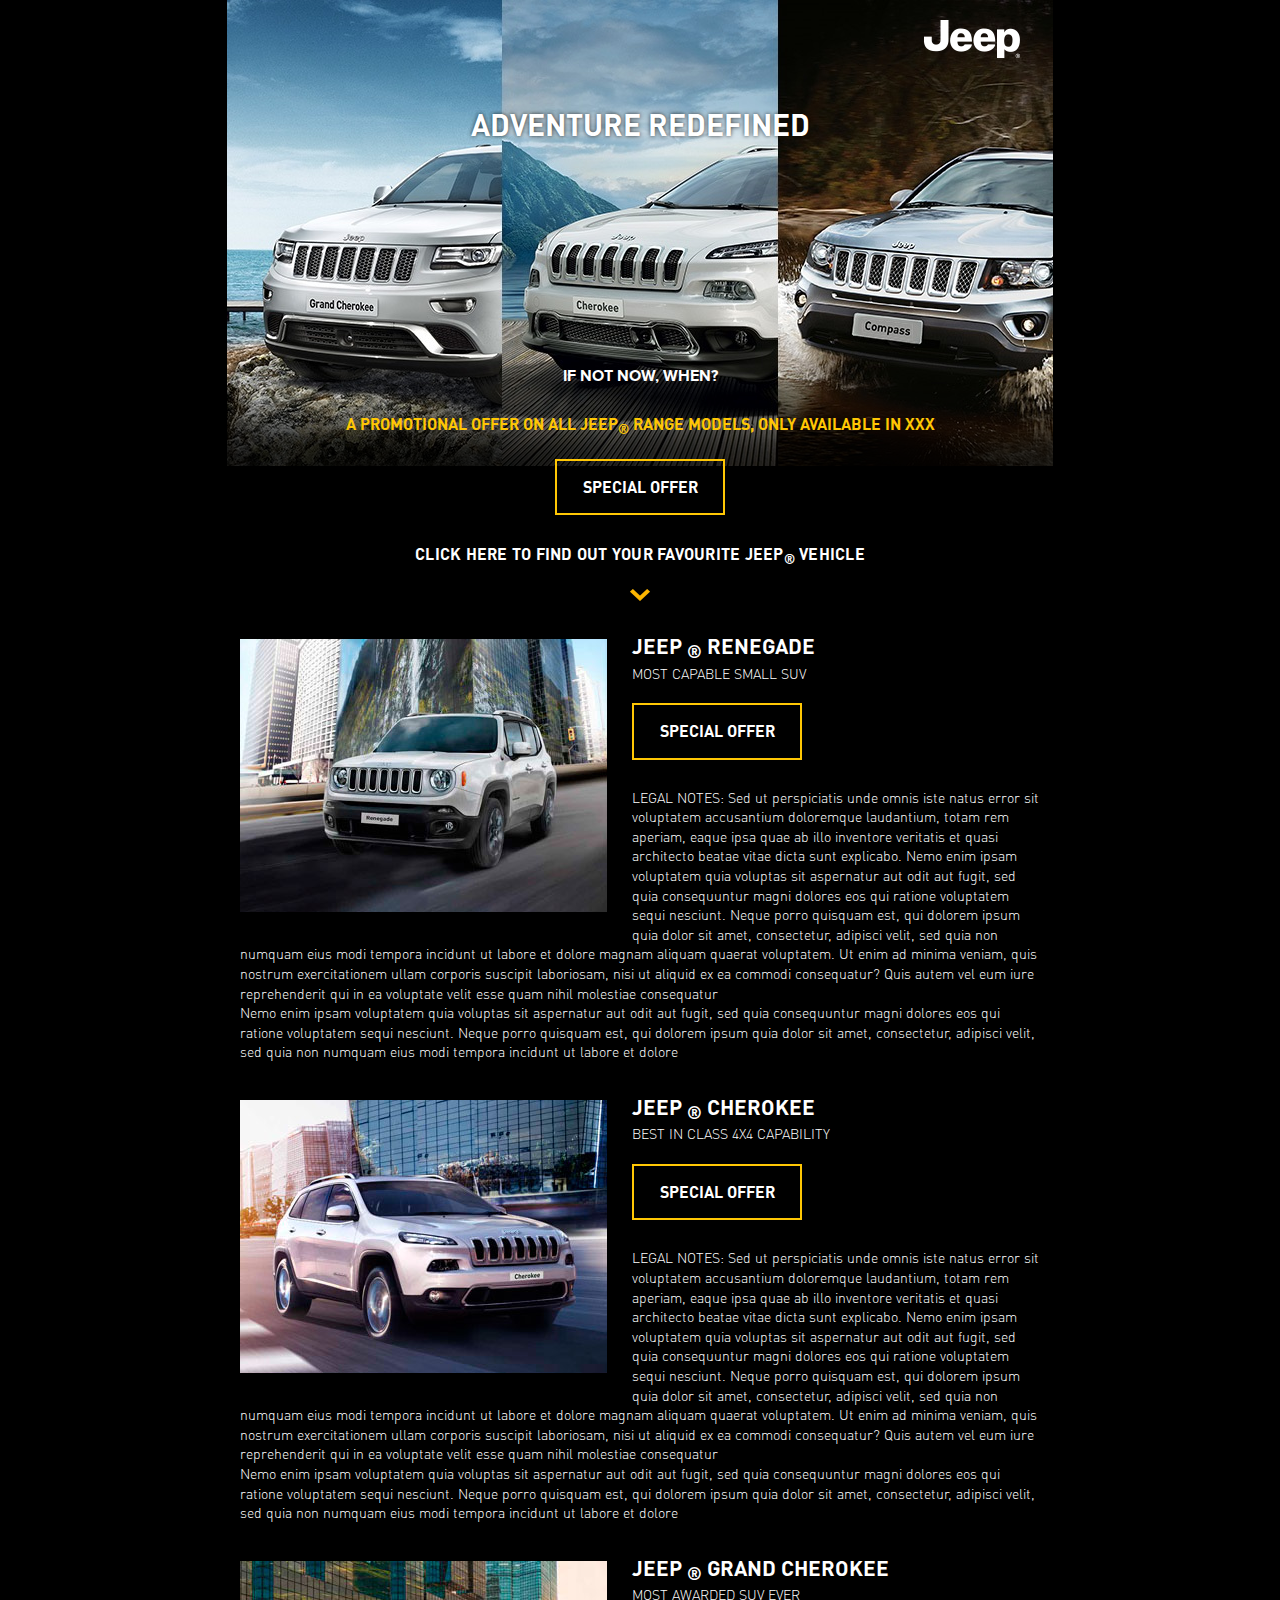
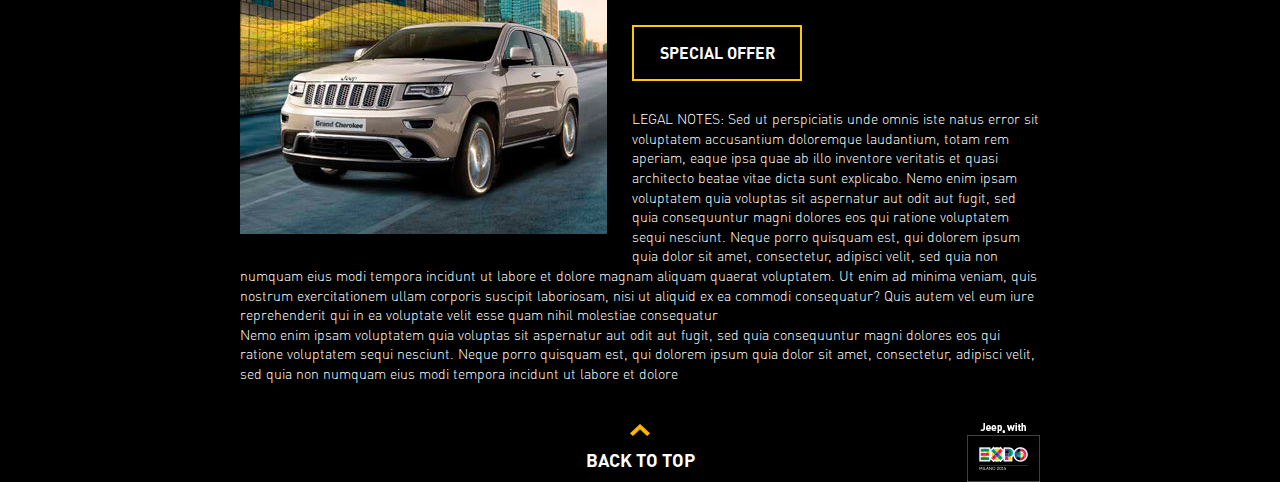
<file: index.html>
<!doctype html>
<html>
<head>
	<meta charset="utf-8">
	<title>Jeep eng</title>
	<meta name="viewport" content="width=device-width, initial-scale=1">
	<meta name="format-detection" content="telephone=no">
	<!-- theme color for android 5.0 -->
	<meta name="theme-color" content="#fff">
	<!-- <meta name="viewport" content="width=1200"> -->
	<!-- <meta name="viewport" content="initial-scale=1, user-scalable=no"> -->
	<link rel="stylesheet" media="all" href="css/screen.css" >
	<!--[if IE]><script src="js/html5shiv.js"></script><![endif]-->
</head>
<body>
<!-- BEGIN  out-->
<div class="out">
	<!-- begin header  -->
	<div class="header">
		<div class="l-center">
			<div class="header__bl">
				<a href="#" class="header__logo"><img src="img/logo.png" alt="Jeep"></a>
			</div>
			<p class="header__ttl">Adventure redefined</p>
		</div>
	</div>
	<!-- end header -->
	<!-- begin main  -->
	<div class="main">
		<div class="l-center">
			<div class="main__center">
				<p class="main__ttl">If not now, when?</p>
				<p class="main__promo">A PROMOTIONAL OFFER ON ALL JEEP<sub>®</sub> RANGE MODELS, ONLY AVAILABLE IN xxx</p>
				<div class="special js-popup-link">Special Offer</div>
				<p class="main__subttl">CLICK HERE TO FIND OUT YOUR FAVOURITE JEEP<sub>®</sub> VEHICLE</p>
				<i class="arr_ico"></i>
			</div>
			<div class="main__auto">
				<img class="main__img" src="img/jeep1.jpg" alt="renegade">
				<div class="main__bl">
					<p class="main__auto-ttl">JEEP <sub>®</sub> RENEGADE</p>
					<p class="main__auto-subttl">MOST CAPABLE SMALL SUV</p>
					<div class="special js-popup-link">Special Offer</div>
					<p>LEGAL NOTES: Sed ut perspiciatis unde omnis iste natus error sit voluptatem accusantium doloremque laudantium, totam rem aperiam, eaque ipsa quae ab illo inventore veritatis et quasi architecto beatae vitae dicta sunt explicabo. Nemo enim ipsam voluptatem quia voluptas sit aspernatur aut odit aut fugit, sed quia consequuntur magni dolores eos qui ratione voluptatem sequi nesciunt. Neque porro quisquam est, qui dolorem ipsum quia dolor sit amet, consectetur, adipisci velit, sed quia non numquam eius modi tempora incidunt ut labore et dolore magnam aliquam quaerat voluptatem. Ut enim ad minima veniam, quis nostrum exercitationem ullam corporis suscipit laboriosam, nisi ut aliquid ex ea commodi consequatur? Quis autem vel eum iure reprehenderit qui in ea voluptate velit esse quam nihil molestiae consequatur </p>
					<p>Nemo enim ipsam voluptatem quia voluptas sit aspernatur aut odit aut fugit, sed quia consequuntur magni dolores eos qui ratione voluptatem sequi nesciunt.  Neque porro quisquam est, qui dolorem ipsum quia dolor sit amet, consectetur, adipisci velit, sed quia non numquam eius modi tempora incidunt ut labore et dolore </p>
				</div>
			</div>
			<div class="main__auto">
				<img class="main__img" src="img/jeep2.jpg" alt="cherokee">
				<div class="main__bl">
					<p class="main__auto-ttl">JEEP <sub>®</sub> CHEROKEE</p>
					<p class="main__auto-subttl">BEST IN CLASS 4X4 CAPABILITY</p>
					<div class="special js-popup-link">Special Offer</div>
					<p>LEGAL NOTES: Sed ut perspiciatis unde omnis iste natus error sit voluptatem accusantium doloremque laudantium, totam rem aperiam, eaque ipsa quae ab illo inventore veritatis et quasi architecto beatae vitae dicta sunt explicabo. Nemo enim ipsam voluptatem quia voluptas sit aspernatur aut odit aut fugit, sed quia consequuntur magni dolores eos qui ratione voluptatem sequi nesciunt. Neque porro quisquam est, qui dolorem ipsum quia dolor sit amet, consectetur, adipisci velit, sed quia non numquam eius modi tempora incidunt ut labore et dolore magnam aliquam quaerat voluptatem. Ut enim ad minima veniam, quis nostrum exercitationem ullam corporis suscipit laboriosam, nisi ut aliquid ex ea commodi consequatur? Quis autem vel eum iure reprehenderit qui in ea voluptate velit esse quam nihil molestiae consequatur </p>
					<p>Nemo enim ipsam voluptatem quia voluptas sit aspernatur aut odit aut fugit, sed quia consequuntur magni dolores eos qui ratione voluptatem sequi nesciunt.  Neque porro quisquam est, qui dolorem ipsum quia dolor sit amet, consectetur, adipisci velit, sed quia non numquam eius modi tempora incidunt ut labore et dolore </p>
				</div>
			</div>
			<div class="main__auto">
				<img class="main__img" src="img/jeep3.jpg" alt="renegade">
				<div class="main__bl">
					<p class="main__auto-ttl">JEEP <sub>®</sub> GRAND CHEROKEE</p>
					<p class="main__auto-subttl">MOST AWARDED SUV EVER</p>
					<div class="special js-popup-link">Special Offer</div>
					<p>LEGAL NOTES: Sed ut perspiciatis unde omnis iste natus error sit voluptatem accusantium doloremque laudantium, totam rem aperiam, eaque ipsa quae ab illo inventore veritatis et quasi architecto beatae vitae dicta sunt explicabo. Nemo enim ipsam voluptatem quia voluptas sit aspernatur aut odit aut fugit, sed quia consequuntur magni dolores eos qui ratione voluptatem sequi nesciunt. Neque porro quisquam est, qui dolorem ipsum quia dolor sit amet, consectetur, adipisci velit, sed quia non numquam eius modi tempora incidunt ut labore et dolore magnam aliquam quaerat voluptatem. Ut enim ad minima veniam, quis nostrum exercitationem ullam corporis suscipit laboriosam, nisi ut aliquid ex ea commodi consequatur? Quis autem vel eum iure reprehenderit qui in ea voluptate velit esse quam nihil molestiae consequatur </p>
					<p>Nemo enim ipsam voluptatem quia voluptas sit aspernatur aut odit aut fugit, sed quia consequuntur magni dolores eos qui ratione voluptatem sequi nesciunt.  Neque porro quisquam est, qui dolorem ipsum quia dolor sit amet, consectetur, adipisci velit, sed quia non numquam eius modi tempora incidunt ut labore et dolore </p>
				</div>
			</div>
			<div class="back">
				<a class="back__link js-top" href="#"><i class="arr_ico is-up"></i>Back to top</a>
				<a href="#" class="expo-ico"></a>
			</div>
		</div>
	</div>
	<!-- end main -->
</div>
<!-- END out-->
<!-- begin popup  -->
<div class="popupwrap js-popup">
	<div class="popup">
		<h3>Time to get special offer for exclusive auto!</h3>
		<form class="popup__form" id="form-welcome">
			<label>
				<input type="text" name="surname" placeholder="Surname">
			</label>
			<label>
				<input type="text" name="name" placeholder="Name" data-validation="required" data-validation-error-msg="Required field">
			</label>
			<label>
				<input type="tel" name="phone" placeholder="Phone number" data-validation="required" data-validation-error-msg="Required field">
			</label>
			<label>
				<input type="email" name="email" placeholder="Email" data-validation="required" data-validation-error-msg="Required field">
			</label>
			<label class="check">
				<input type="checkbox" data-validation="required" data-validation-error-msg="Required field"><span>I agree with the processing of personal data</span>
			</label>
			<button type='send' class="popup__btn">Send</button>
		</form>
	</div>
</div>
<!-- end popup -->
<!-- load scripts -->
<script src="js/lib/head.js" data-headjs-load="js/init.js"></script>
</body>
</html>
</file>
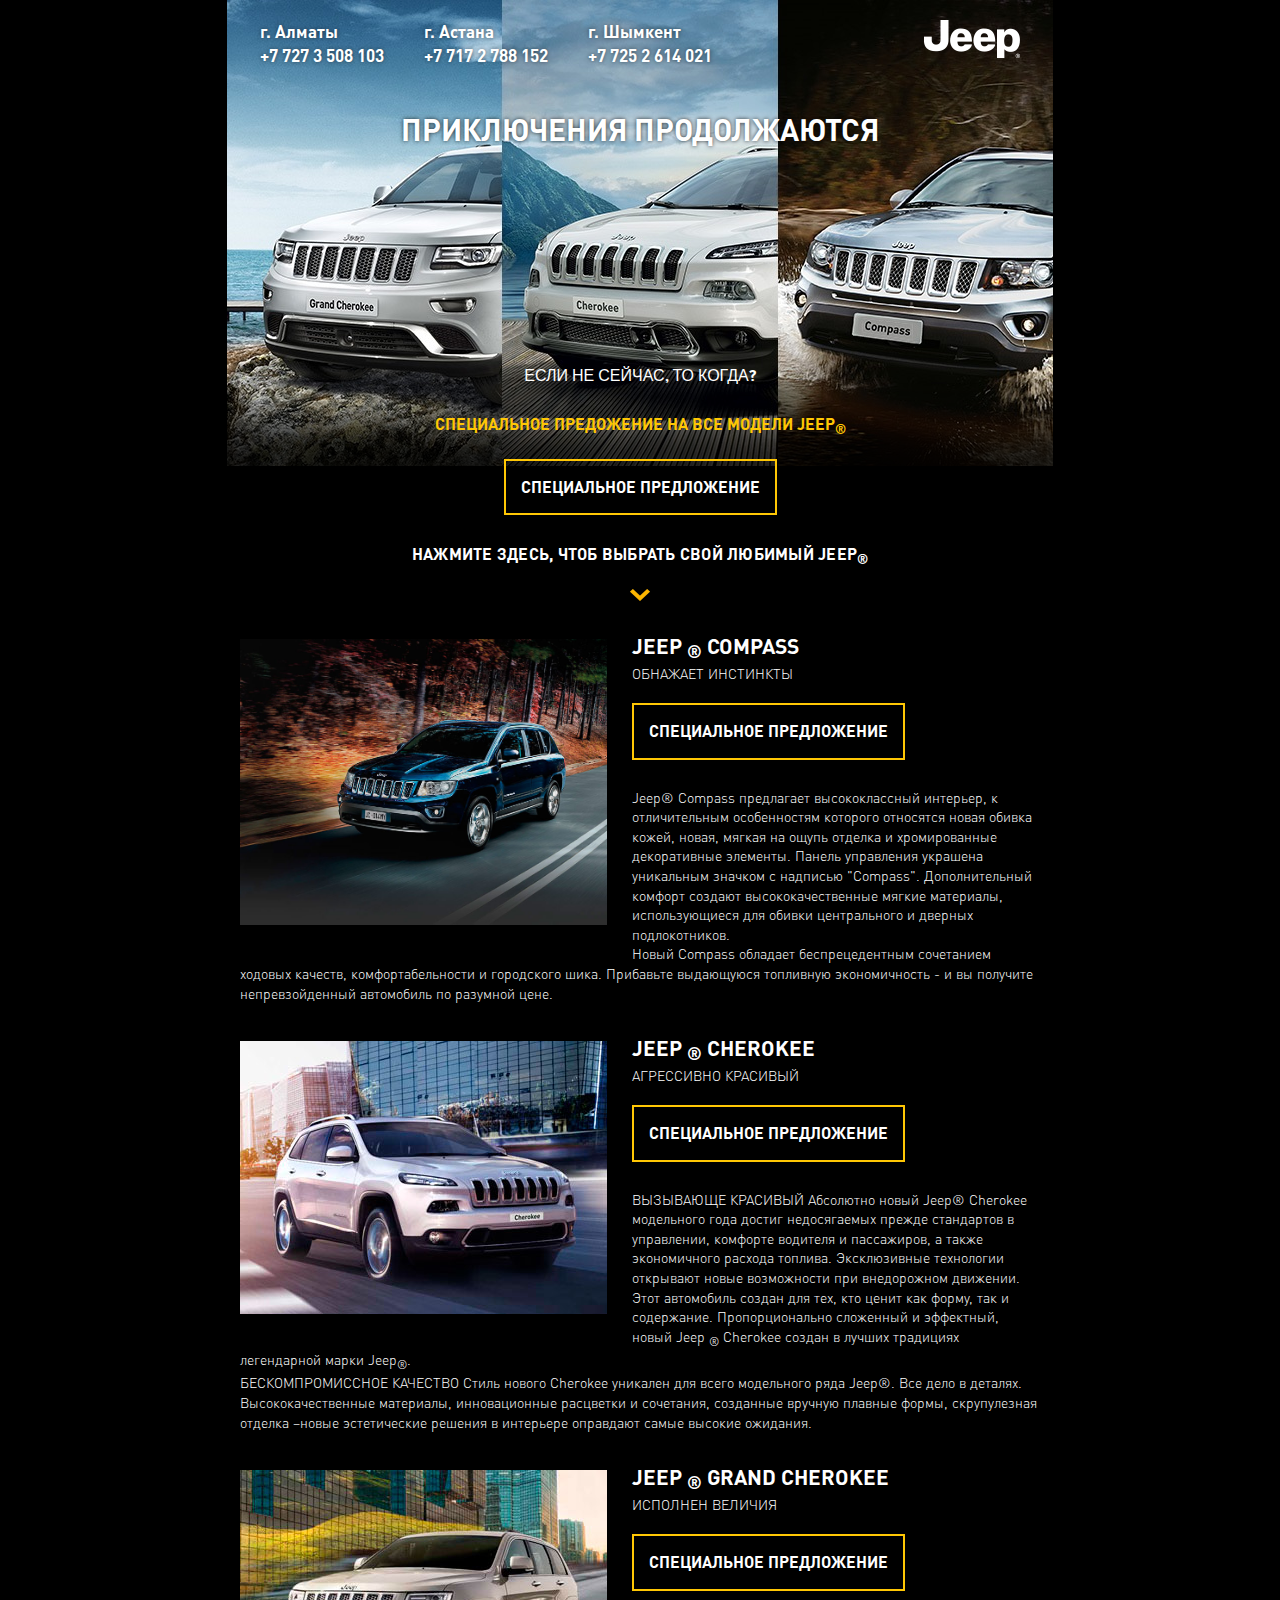
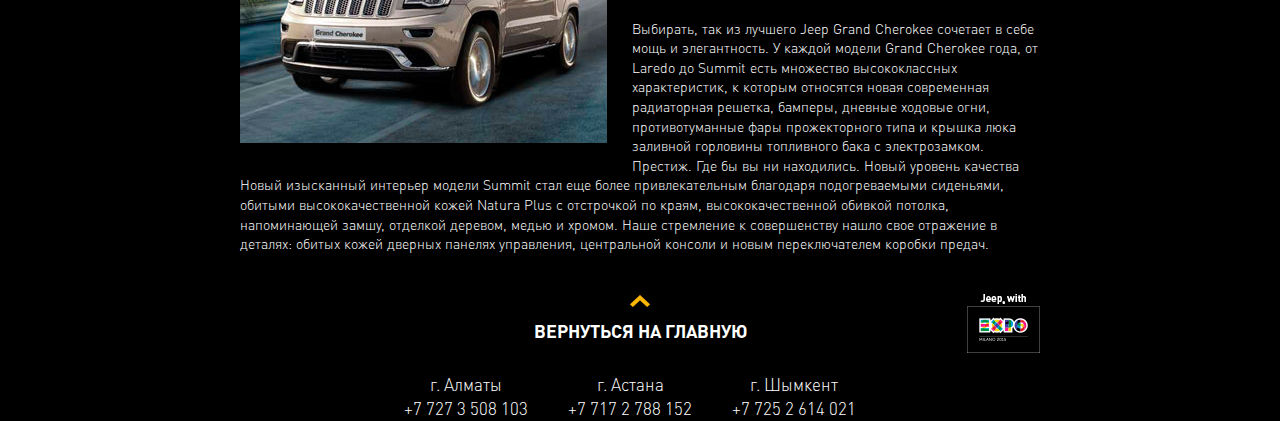
<file: index-ru.html>
<!doctype html>
<html>
<head>
	<meta charset="utf-8">
	<title>Jeep ru</title>
	<meta name="viewport" content="width=device-width, initial-scale=1">
	<meta name="format-detection" content="telephone=no">
	<!-- theme color for android 5.0 -->
	<meta name="theme-color" content="#fff">
	<!-- <meta name="viewport" content="width=1200"> -->
	<!-- <meta name="viewport" content="initial-scale=1, user-scalable=no"> -->
	<link rel="stylesheet" media="all" href="css/screen.css" >
	<!--[if IE]><script src="js/html5shiv.js"></script><![endif]-->
</head>
<body>
<!-- BEGIN  out-->
<div class="out">
	<!-- begin header  -->
	<div class="header">
		<div class="l-center">
			<div class="header__bl">
				<a href="#" class="header__logo"><img src="img/logo.png" alt="Jeep"></a>
				<ul class="address">
					<li>
						<p>г. Алматы</p>
						<p>+7 727 3 508 103</p>
					</li>
					<li>
						<p>г. Астана</p>
						<p>+7 717 2 788 152</p>
					</li>
					<li>
						<p>г. Шымкент</p>
						<p>+7 725 2 614 021</p>
					</li>
				</ul>
			</div>
			<p class="header__ttl">ПРИКЛЮЧЕНИЯ ПРОДОЛЖАЮТСЯ</p>
		</div>
	</div>
	<!-- end header -->
	<!-- begin main  -->
	<div class="main">
		<div class="l-center">
			<div class="main__center">
				<p class="main__ttl">ЕСЛИ НЕ СЕЙЧАС, ТО КОГДА?</p>
				<p class="main__promo">СПЕЦИАЛЬНОЕ ПРЕДОЖЕНИЕ НА ВСЕ МОДЕЛИ JEEP<sub>®</sub></p>
				<div class="special js-popup-link">Специальное предложение</div>
				<p class="main__subttl">НАЖМИТЕ ЗДЕСЬ, ЧТОБ ВЫБРАТЬ СВОЙ ЛЮБИМЫЙ JEEP<sub>®</sub></p>
				<i class="arr_ico"></i>
			</div>
			<div class="main__auto">
				<img class="main__img" src="img/jeep4.jpg" alt="compass">
				<div class="main__bl">
					<p class="main__auto-ttl">JEEP <sub>®</sub> COMPASS</p>
					<p class="main__auto-subttl">ОБНАЖАЕТ ИНСТИНКТЫ </p>
					<div class="special js-popup-link">Специальное предложение</div>
					<p>Jeep® Compass предлагает высококлассный интерьер, к отличительным особенностям которого относятся новая обивка кожей, новая, мягкая на ощупь отделка и хромированные декоративные элементы. Панель управления украшена уникальным значком с надписью "Compass". Дополнительный комфорт создают высококачественные мягкие материалы, использующиеся для обивки центрального и дверных подлокотников.</p>
					<p>Новый Compass обладает беспрецедентным сочетанием ходовых качеств, комфортабельности и городского шика. Прибавьте выдающуюся топливную экономичность - и вы получите непревзойденный автомобиль по разумной цене.</p>
				</div>
			</div>
			<div class="main__auto">
				<img class="main__img" src="img/jeep2.jpg" alt="cherokee">
				<div class="main__bl">
					<p class="main__auto-ttl">JEEP <sub>®</sub> CHEROKEE</p>
					<p class="main__auto-subttl">АГРЕССИВНО КРАСИВЫЙ</p>
					<div class="special js-popup-link">Специальное предложение</div>
					<p>ВЫЗЫВАЮЩЕ КРАСИВЫЙ Абсолютно новый Jeep® Cherokee модельного года достиг недосягаемых прежде стандартов в управлении, комфорте водителя и пассажиров, а также экономичного расхода топлива. Эксклюзивные технологии открывают новые возможности при внедорожном движении. Этот автомобиль создан для тех, кто ценит как форму, так и содержание. Пропорционально сложенный и эффектный, новый Jeep <sub>®</sub> Cherokee создан в лучших традициях легендарной марки Jeep<sub>®</sub>. </p>
					<p>БЕСКОМПРОМИССНОЕ КАЧЕСТВО Cтиль нового Cherokee уникален для всего модельного ряда Jeep®. Все дело в деталях. Высококачественные материалы, инновационные расцветки и сочетания, созданные вручную плавные формы, скрупулезная отделка –новые эстетические решения в интерьере оправдают самые высокие ожидания.</p>
				</div>
			</div>
			<div class="main__auto">
				<img class="main__img" src="img/jeep3.jpg" alt="renegade">
				<div class="main__bl">
					<p class="main__auto-ttl">JEEP <sub>®</sub> GRAND CHEROKEE</p>
					<p class="main__auto-subttl">ИСПОЛНЕН ВЕЛИЧИЯ</p>
					<div class="special js-popup-link">Специальное предложение</div>
					<p>Выбирать, так из лучшего Jeep Grand Cherokee сочетает в себе мощь и элегантность. У каждой модели Grand Cherokee года, от Laredo до Summit есть множество высококлассных характеристик, к которым относятся новая современная радиаторная решетка, бамперы, дневные ходовые огни, противотуманные фары прожекторного типа и крышка люка заливной горловины топливного бака с электрозамком.</p>
					<p>Престиж. Где бы вы ни находились. Новый уровень качества</p>
					<p>Новый изысканный интерьер модели Summit стал еще более привлекательным благодаря подогреваемыми сиденьями, обитыми высококачественной кожей Natura Plus с отстрочкой по краям, высококачественной обивкой потолка, напоминающей замшу, отделкой деревом, медью и хромом. Наше стремление к совершенству нашло свое отражение в деталях: обитых кожей дверных панелях управления, центральной консоли и новым переключателем коробки предач.</p>
				</div>
			</div>
			<div class="back">
				<a class="back__link js-top" href="#"><i class="arr_ico is-up"></i>Вернуться на главную</a>
				<a href="#" class="expo-ico"></a>
				<ul class="address">
					<li>
						<p>г. Алматы</p>
						<p>+7 727 3 508 103</p>
					</li>
					<li>
						<p>г. Астана</p>
						<p>+7 717 2 788 152</p>
					</li>
					<li>
						<p>г. Шымкент</p>
						<p>+7 725 2 614 021</p>
					</li>
				</ul>
			</div>
		</div>
	</div>
	<!-- end main -->
</div>
<!-- END out-->
<!-- begin popup  -->
<div class="popupwrap js-popup">
	<div class="popup">
		<h3>Успейте получить эксклюзивное предложение на эксклюзивный автомобиль!</h3>
		<form class="popup__form" id="form-welcome">
			<label>
				<input type="text" name="surname" placeholder="Фамилия">
			</label>
			<label>
				<input type="text" name="name" placeholder="Имя" data-validation="required" data-validation-error-msg="Обязательное поле">
			</label>
			<label>
				<input type="tel" name="phone" placeholder="Телефон" data-validation="required" data-validation-error-msg="Обязательное поле">
			</label>
			<label>
				<input type="email" name="email" placeholder="Электронная почта" data-validation="required" data-validation-error-msg="Обязательное поле">
			</label>
			<label class="check">
				<input type="checkbox" data-validation="required" data-validation-error-msg="Обязательное поле"><span>Согласен с обработкой персональных данных</span>
			</label>
			<button type='send' class="popup__btn">Отправить</button>
		</form>
	</div>
</div>
<!-- end popup -->
<!-- load scripts -->
<script src="js/lib/head.js" data-headjs-load="js/init.js"></script>
</body>
</html>
</file>
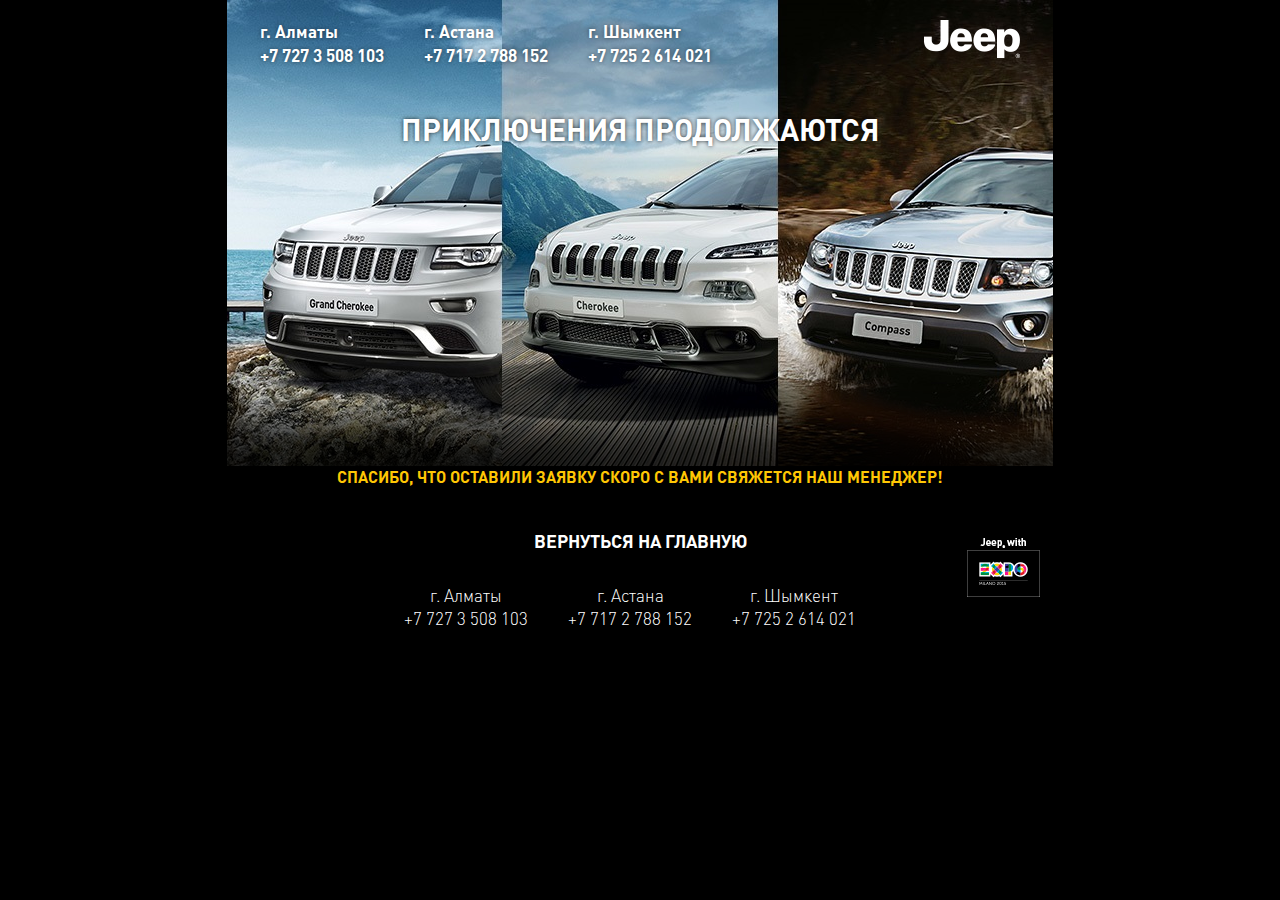
<file: thanks.html>
<!doctype html>
<html>
<head>
	<meta charset="utf-8">
	<title>Thanks</title>
	<meta name="viewport" content="width=device-width, initial-scale=1">
	<meta name="format-detection" content="telephone=no">
	<!-- theme color for android 5.0 -->
	<meta name="theme-color" content="#fff">
	<!-- <meta name="viewport" content="width=1200"> -->
	<!-- <meta name="viewport" content="initial-scale=1, user-scalable=no"> -->
	<link rel="stylesheet" media="all" href="css/screen.css" >
	<!--[if IE]><script src="js/html5shiv.js"></script><![endif]-->
</head>
<body>
<!-- BEGIN  out-->
<div class="out">
	<!-- begin header  -->
	<div class="header">
		<div class="l-center">
			<div class="header__bl">
				<a href="#" class="header__logo"><img src="img/logo.png" alt="Jeep"></a>
				<ul class="address">
					<li>
						<p>г. Алматы</p>
						<p>+7 727 3 508 103</p>
					</li>
					<li>
						<p>г. Астана</p>
						<p>+7 717 2 788 152</p>
					</li>
					<li>
						<p>г. Шымкент</p>
						<p>+7 725 2 614 021</p>
					</li>
				</ul>
			</div>
			<p class="header__ttl">ПРИКЛЮЧЕНИЯ ПРОДОЛЖАЮТСЯ</p>
		</div>
	</div>
	<!-- end header -->
	<div class="l-center">
		<div class="main__center">
			<p class="main__promo">Спасибо, что оставили заявку скоро с вами свяжется наш менеджер! </p>
		</div>
		<div class="back is-margin">
			<a class="back__link" href="#">Вернуться на главную</a>
			<a href="#" class="expo-ico"></a>
			<ul class="address">
				<li>
					<p>г. Алматы</p>
					<p>+7 727 3 508 103</p>
				</li>
				<li>
					<p>г. Астана</p>
					<p>+7 717 2 788 152</p>
				</li>
				<li>
					<p>г. Шымкент</p>
					<p>+7 725 2 614 021</p>
				</li>
			</ul>
		</div>
	</div>
</div>
<!-- END out-->
<!-- begin popup  -->
<div class="popupwrap js-popup">
	<div class="popup">
		<h3>Time to get special offer for exclusive auto!</h3>
		<form class="popup__form">
			<label>
				<input type="text" placeholder="Surname">
			</label>
			<label>
				<input type="text" placeholder="Name">
			</label>
			<label>
				<input type="tel" placeholder="Phone number">
			</label>
			<label>
				<input type="email" placeholder="Email">
			</label>
			<label class="check">
				<input type="checkbox"><span>I agree with the processing of personal data</span>
			</label>
			<button type='send' class="popup__btn">Send</button>
		</form>
	</div>
</div>
<!-- end popup -->
<!-- load scripts -->
<script src="js/lib/head.js" data-headjs-load="js/init.js"></script>
</body>
</html>
</file>
<file: css/screen.css>
html, body, div, span, applet, object, iframe, h1, h2, h3, h4, h5, h6, p, blockquote, pre, a, abbr, acronym, address, big, cite, code, del, dfn, em, img, ins, kbd, q, s, samp, small, strike, strong, sub, sup, tt, var, b, u, i, center, dl, dt, dd, ol, ul, li, fieldset, form, label, legend, table, caption, tbody, tfoot, thead, tr, th, td, article, aside, canvas, details, embed, figure, figcaption, footer, header, hgroup, menu, nav, output, ruby, section, summary, time, mark, audio, video { margin: 0; padding: 0; border: 0; vertical-align: baseline; }

body, html { height: 100%; }

img, fieldset, a img { border: none; }

input[type="text"], input[type="email"], input[type="tel"], textarea { -webkit-appearance: none; }

input[type="submit"], button { cursor: pointer; }
input[type="submit"]::-moz-focus-inner, button::-moz-focus-inner { padding: 0; border: 0; }

textarea { overflow: auto; }

input, button { margin: 0; padding: 0; border: 0; }

div, input, textarea, select, button, h1, h2, h3, h4, h5, h6, a, span, a:focus { outline: none; }

ul, ol { list-style-type: none; }

@media only screen and (min-device-width: 320px) and (max-device-width: 480px) { * { -webkit-text-size-adjust: none; } }
table { border-spacing: 0; border-collapse: collapse; width: 100%; }

html { -webkit-box-sizing: border-box; -moz-box-sizing: border-box; box-sizing: border-box; }

* { -webkit-box-sizing: border-box; -moz-box-sizing: border-box; box-sizing: border-box; }
*:before, *:after { -webkit-box-sizing: border-box; -moz-box-sizing: border-box; box-sizing: border-box; }

@font-face { font-family: DINPro-Light; src: url("fonts/DINPro-Light.eot"); src: url("fonts/DINPro-Light.eot?#iefix") format("embedded-opentype"), url("fonts/DINPro-Light.woff2") format("woff2"), url("fonts/DINPro-Light.woff") format("woff"), url("fonts/DINPro-Light.ttf") format("truetype"); font-weight: normal; font-style: normal; }
@font-face { font-family: DINPro-Bold; src: url("fonts/DINPro-Bold.eot"); src: url("fonts/DINPro-Bold.eot?#iefix") format("embedded-opentype"), url("fonts/DINPro-Bold.woff2") format("woff2"), url("fonts/DINPro-Bold.woff") format("woff"), url("fonts/DINPro-Bold.ttf") format("truetype"); font-weight: normal; font-style: normal; }
@font-face { font-family: proximanova-bold; src: url("fonts/proximanova-bold.eot"); src: url("fonts/proximanova-bold.eot?#iefix") format("embedded-opentype"), url("fonts/proximanova-bold.woff2") format("woff2"), url("fonts/proximanova-bold.woff") format("woff"), url("fonts/proximanova-bold.ttf") format("truetype"); font-weight: normal; font-style: normal; }
body { font-size: 14px; line-height: 1.4; background: #000; color: #FFF; font-family: DINPro-Light, Arial, sans-serif; }

.out { min-width: 320px; }

a { text-decoration: none; }

.l-center { max-width: 840px; padding: 0 20px; margin: 0 auto; }

.header { min-height: 466px; background: url(../img/main.jpg) top center no-repeat; box-shadow: inset 0px -50px 50px 0px rgba(0, 0, 0, 0.85); font-family: DINPro-Bold, Arial, sans-serif; }
.header__bl { padding: 20px 20px 0; *zoom: 1; }
.header__bl:after { content: " "; display: table; clear: both; }
.header__logo { float: right; }
.header__ttl { margin-top: 40px; text-align: center; text-shadow: 0 0 4px rgba(0, 0, 0, 0.75); text-transform: uppercase; font-size: 30px; }
@media only screen and (max-width: 730px) { .header__logo { display: block; float: none; margin-bottom: 20px; }
  .header__logo img { display: block; margin: 0 auto; } }

.address { font-size: 0; }
.address li { display: inline-block; padding: 0 20px; font-size: 17px; vertical-align: top; text-shadow: 0 0 4px rgba(0, 0, 0, 0.5); }
.address li:first-child { padding-left: 0; }
@media only screen and (max-width: 730px) { .address { text-align: center; }
  .address li { margin-bottom: 20px; }
  .address li:first-child { padding-left: 20px; } }

.main { margin: -100px 0 70px; }
.main__center { text-align: center; }
.main__ttl { margin-bottom: 25px; font-size: 16px; text-transform: uppercase; font-family: proximanova-bold, Arial, sans-serif; }
.main__promo { color: #ffc704; font-size: 16px; text-transform: uppercase; font-family: DINPro-Bold, Arial, sans-serif; }
.main__subttl { position: relative; font-size: 16px; text-transform: uppercase; letter-spacing: 0.25px; font-family: DINPro-Bold, Arial, sans-serif; }
.main sub { display: inline-block; vertical-align: -4px; }
.main__auto { margin: 30px 0; *zoom: 1; }
.main__auto:after { content: " "; display: table; clear: both; }
.main__auto-ttl { text-transform: uppercase; font-size: 21px; font-family: DINPro-Bold, Arial, sans-serif; }
.main__auto-subttl { text-transform: uppercase; font-size: 14px; }
.main__img { float: left; width: 100%; max-width: 367px; margin: 8px 25px 20px 0; }
@media only screen and (max-width: 730px) { .main { margin: 0 0 20px; }
  .main__img { float: none; display: block; margin: 0 auto 20px; }
  .main__auto-ttl, .main__auto-subttl { text-align: center; }
  .main .special { display: block; max-width: 300px; margin: 20px auto 28px; } }

.special { display: inline-block; min-width: 170px; margin: 20px 0 28px; padding: 15px; font-size: 16px; text-transform: uppercase; text-align: center; border: 2px solid #ffc704; cursor: pointer; font-family: DINPro-Bold, Arial, sans-serif; -moz-transition: 0.4s; -o-transition: 0.4s; -webkit-transition: 0.4s; transition: 0.4s; }
.special:hover { background: #ffc704; color: #000; }

.arr_ico { display: block; margin: 20px auto; background: url('../img/icons-s64c2493b93.png') 0 -22px no-repeat; width: 20px; height: 12px; }
.arr_ico.is-up { margin: 11px auto; background: url('../img/icons-s64c2493b93.png') 0 0 no-repeat; width: 20px; height: 12px; }

.expo-ico { position: absolute; top: 10px; right: 0; background: url('../img/icons-s64c2493b93.png') 0 -74px no-repeat; width: 73px; height: 59px; }
@media only screen and (max-width: 730px) { .expo-ico { position: static; display: block; margin: 40px auto; } }

.back { position: relative; text-align: center; *zoom: 1; }
.back:after { content: " "; display: table; clear: both; }
.back.is-margin { margin-top: 40px; }
.back__link { display: inline-block; text-transform: uppercase; font-size: 18px; color: #FFF; font-family: DINPro-Bold, Arial, sans-serif; }
.back .address { margin-top: 30px; }

.popupwrap { position: fixed; top: 0; left: 0; right: 0; bottom: 0; padding: 15px; white-space: nowrap; background: rgba(0, 0, 0, 0.5); visibility: hidden; opacity: 0; text-align: center; font-size: 0; -moz-transition: 0.3s; -o-transition: 0.3s; -webkit-transition: 0.3s; transition: 0.3s; }
.popupwrap:before { content: ""; display: inline-block; vertical-align: middle; width: 0; height: 100%; }
.popupwrap.is-active { opacity: 1; visibility: visible; }

.popup { display: inline-block; min-width: 280px; padding: 30px; vertical-align: middle; white-space: normal; font-size: 14px; background: #FFC704; color: #000; border-radius: 2px; }
.popup h3 { max-width: 550px; margin-bottom: 15px; font-size: 25px; -webkit-box-sizing: border-box; -moz-box-sizing: border-box; box-sizing: border-box; font-family: DINPro-Bold, Arial, sans-serif; }
.popup__form label { display: block; max-width: 400px; margin: 15px auto; }
.popup__form label.has-error input { border: 1px solid red !important; }
.popup__form label.has-error .help-block.form-error { display: block; color: red; }
.popup__form input { width: 100%; padding: 10px 15px; border: 1px solid #fff; }
.popup__form input:-moz-placeholder, .popup__form input::-moz-placeholder { color: #000; opacity: 1; }
.popup__form input::-webkit-input-placeholder { color: #000; }
.popup__btn { padding: 15px 40px; color: #fff; background: #000; text-transform: uppercase; letter-spacing: 0.1em; font-family: DINPro-Bold, Arial, sans-serif; -moz-transition: 0.3s; -o-transition: 0.3s; -webkit-transition: 0.3s; transition: 0.3s; }
.popup__btn:hover { background: #FFF; color: #000; }
.popup__btn:disabled { color: #fff; background: #000; cursor: default; }
.popup .check input { width: auto; margin-right: 5px; vertical-align: middle; }
.popup .check span { display: inline-block; vertical-align: middle; }
@media only screen and (max-width: 730px) { .popup { padding: 30px 10px; } }
@media only screen and (max-width: 400px) { .popup .check span { width: 90%; text-align: left; } }
</file>
